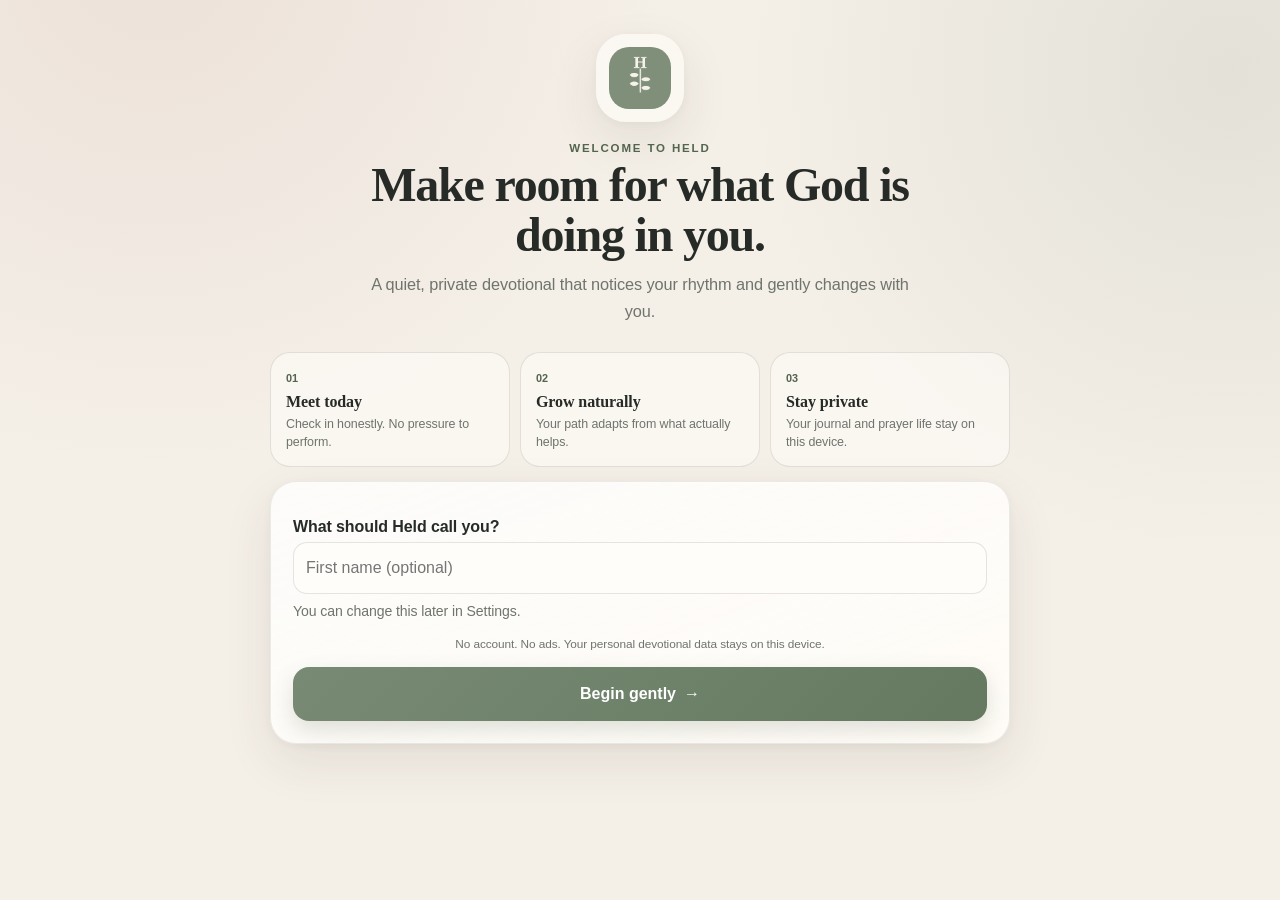
<file: index.html>
<!doctype html>
<html lang="en">
<head>
  <meta charset="utf-8" />
  <meta name="viewport" content="width=device-width,initial-scale=1,viewport-fit=cover" />
  <meta name="theme-color" content="#f4efe7" />
  <meta name="color-scheme" content="light dark" />
  <meta name="application-name" content="Held" />
  <meta name="mobile-web-app-capable" content="yes" />
  <meta name="apple-mobile-web-app-capable" content="yes" />
  <meta name="apple-mobile-web-app-status-bar-style" content="default" />
  <meta name="apple-mobile-web-app-title" content="Held" />
  <meta name="format-detection" content="telephone=no" />
  <meta name="description" content="Held — Scripture that meets you where you are. A private, adaptive devotional that works offline." />
  <link rel="manifest" href="manifest.webmanifest?v=1.7.2" />
  <link rel="apple-touch-icon" href="icons/apple-touch-icon.png?v=1.7.2" />
  <link rel="icon" href="icons/icon-192.png?v=1.7.2" type="image/png" />
  <link rel="stylesheet" href="styles.css?v=1.7.2" />
  <link rel="stylesheet" href="polish.css?v=1.7.2" />
  <link rel="stylesheet" href="onboarding-fix.css?v=1.7.2" />
  <link rel="stylesheet" href="journeys.css?v=1.7.2" />
  <link rel="stylesheet" href="growth.css?v=1.7.2" />
  <link rel="stylesheet" href="memories.css?v=1.7.2" />
  <link rel="stylesheet" href="mobile-fix.css?v=1.7.2-mobile" />
  <title>Held</title>
</head>
<body>
  <div id="app"><div style="min-height:100vh;display:grid;place-items:center;padding:32px;background:#f4efe7;color:#334037;font-family:Georgia,serif;text-align:center"><div><div style="font-size:38px;margin-bottom:12px">Held</div><p style="font-family:-apple-system,BlinkMacSystemFont,'Segoe UI',sans-serif;color:#657066">Loading your devotional…</p><p style="margin-top:22px;font-family:-apple-system,BlinkMacSystemFont,'Segoe UI',sans-serif;font-size:14px"><a href="recovery.html?v=1.7.2" style="color:#5f725e">If this stays here, tap Repair Held</a></p></div></div></div>
  <noscript>Held needs JavaScript enabled.</noscript>
  <script src="preflight.js?v=1.7.2"></script>
  <script src="app.js?v=1.7.2"></script>
  <script src="content.js?v=1.7.2"></script>
  <script src="polish.js?v=1.7.2"></script>
  <script src="onboarding-fix.js?v=1.7.2"></script>
  <script src="scripture.js?v=1.7.2"></script>
  <script src="journeys.js?v=1.7.2"></script>
  <script src="journey-translation.js?v=1.7.2"></script>
  <script src="growth.js?v=1.7.2"></script>
  <script src="memory-sources.js?v=1.7.2"></script>
  <script src="memories-core.js?v=1.7.2"></script>
  <script src="memory-today.js?v=1.7.2"></script>
  <script src="memory-actions.js?v=1.7.2"></script>
  <script src="memory-journey.js?v=1.7.2"></script>
  <script src="memory-settings.js?v=1.7.2"></script>
  <script src="stability.js?v=1.7.2"></script>
  <script src="content-polish.js?v=1.7.2"></script>
  <script src="checkin-fix.js?v=1.7.2"></script>
  <script src="journey-fix.js?v=1.7.2"></script>
  <!-- Held v1.7.2 mobile hotfix -->
</body>
</html>
</file>
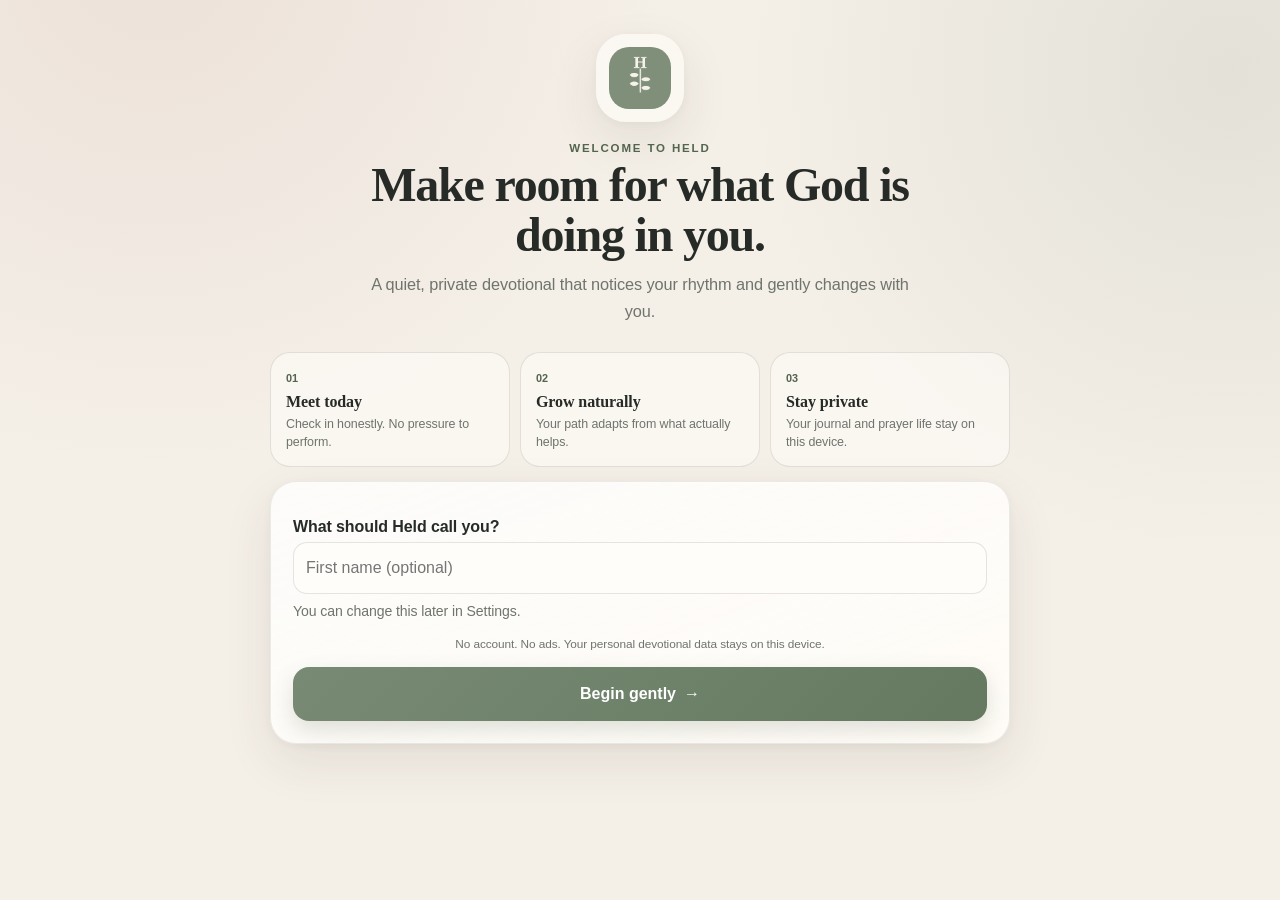
<file: recovery.html>
<!doctype html>
<html lang="en">
<head>
  <meta charset="utf-8" />
  <meta name="viewport" content="width=device-width,initial-scale=1,viewport-fit=cover" />
  <meta name="theme-color" content="#f4efe7" />
  <title>Repair Held</title>
  <style>
    :root{color-scheme:light;background:#f4efe7;color:#334037;font-family:-apple-system,BlinkMacSystemFont,"Segoe UI",sans-serif}
    body{margin:0;min-height:100vh;display:grid;place-items:center;padding:24px;box-sizing:border-box}
    main{width:min(520px,100%);background:#fffaf3;border:1px solid #ddd4c8;border-radius:24px;padding:28px;box-sizing:border-box;box-shadow:0 18px 60px rgba(40,52,43,.09)}
    h1{font-family:Georgia,serif;font-weight:500;margin:0 0 12px;font-size:34px}p{line-height:1.55;color:#657066}.status{margin:22px 0;padding:14px 16px;border-radius:14px;background:#edf0e9;color:#435346}.btn{display:block;width:100%;border:0;border-radius:14px;padding:14px 18px;background:#6f826d;color:white;font-weight:700;font-size:16px}.small{font-size:13px}
  </style>
</head>
<body>
<main>
  <h1>Repair Held</h1>
  <p>This refreshes Held's app files without deleting your journal, prayers, progress, saved devotionals, or personalization.</p>
  <div class="status" id="status">Preparing a clean restart…</div>
  <button class="btn" id="repair" type="button">Repair and reopen Held</button>
  <p class="small">Only Held's cached app files and service worker are reset. Your local Held data is preserved.</p>
</main>
<script>
(async()=>{
  const status=document.getElementById('status');
  const button=document.getElementById('repair');
  const repair=async()=>{
    button.disabled=true;
    status.textContent='Refreshing Held…';
    try{
      if('serviceWorker' in navigator){
        const registrations=await navigator.serviceWorker.getRegistrations();
        await Promise.all(registrations.filter(r=>r.scope.includes('/held-devotional-app/')).map(r=>r.unregister()));
      }
      if('caches' in window){
        const keys=await caches.keys();
        await Promise.all(keys.filter(k=>k.startsWith('held-')).map(k=>caches.delete(k)));
      }
      status.textContent='Held is refreshed. Reopening now…';
      setTimeout(()=>location.replace('./?v=1.7.2&recovered='+Date.now()),350);
    }catch(error){
      status.textContent='The automatic repair could not finish. Close Held completely, reopen this page in Safari, and tap Repair again.';
      button.disabled=false;
    }
  };
  button.addEventListener('click',repair);
  await repair();
})();
</script>
</body>
</html>
</file>
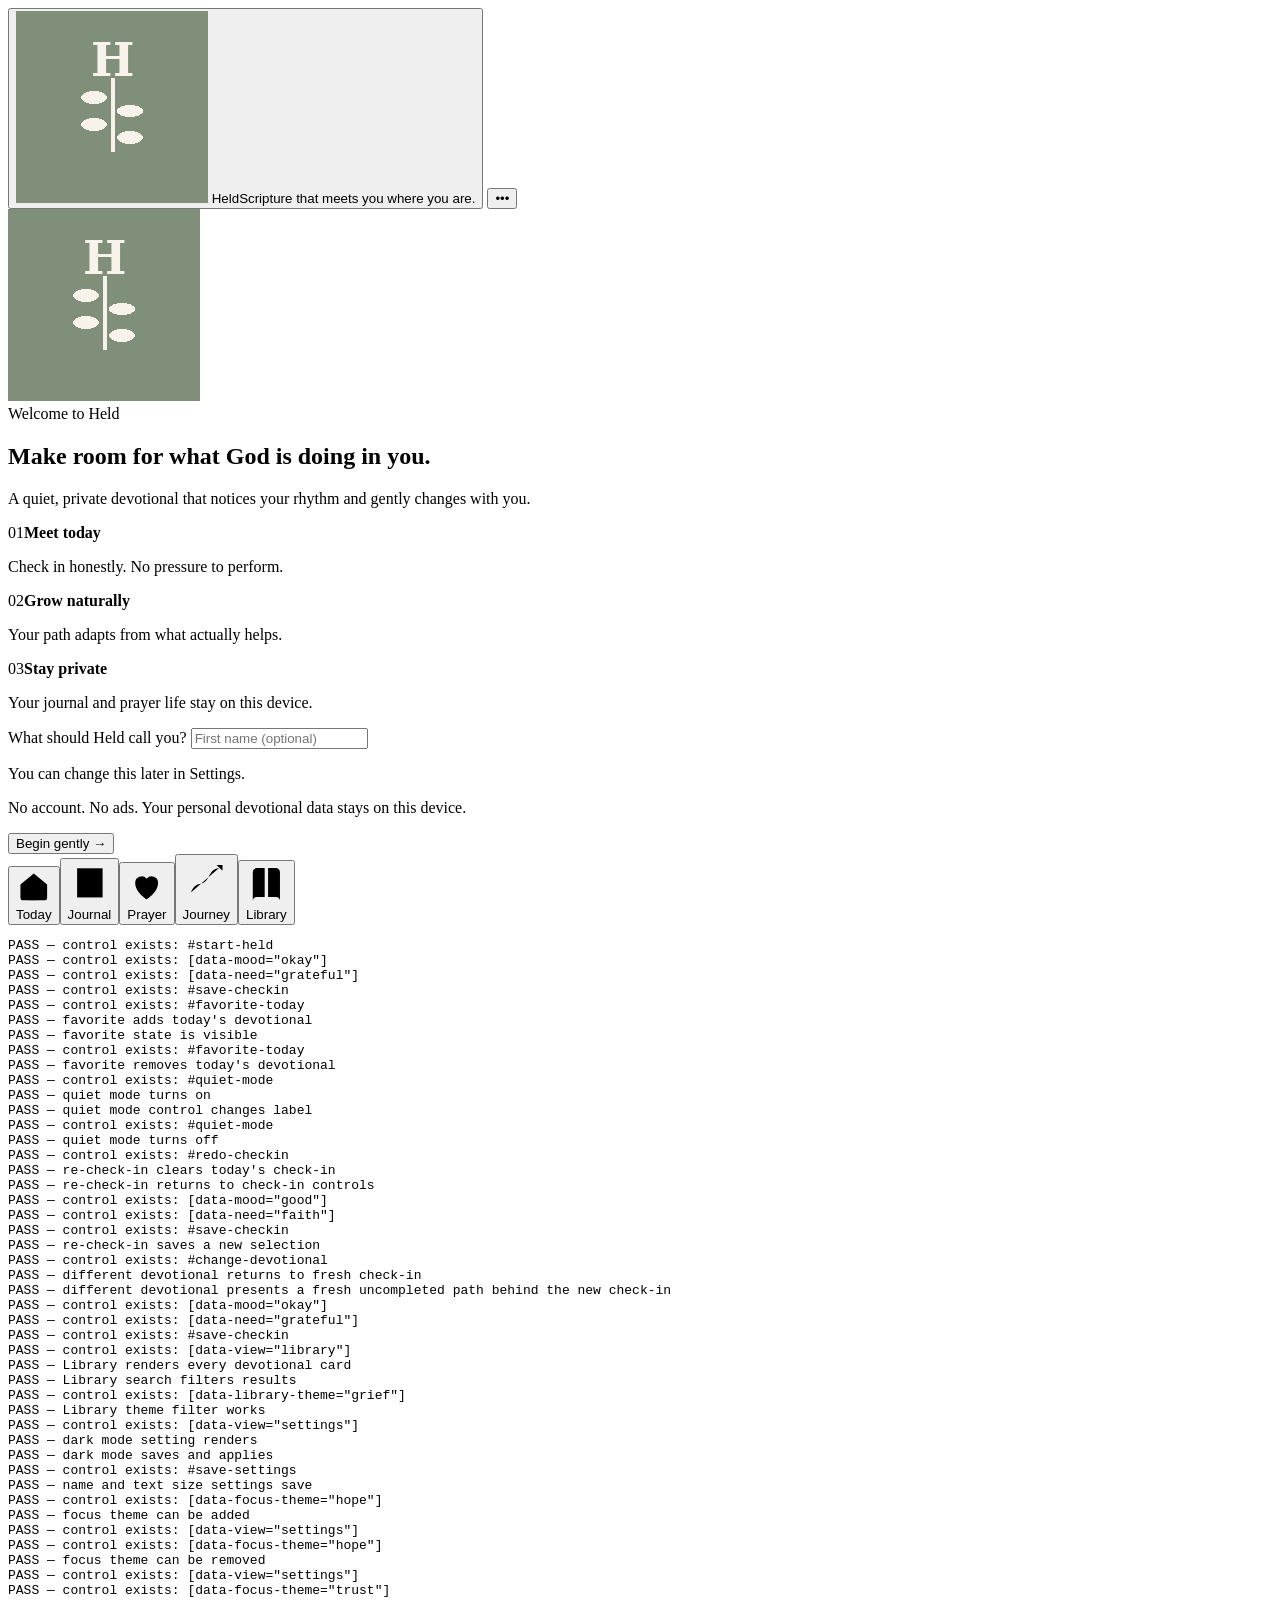
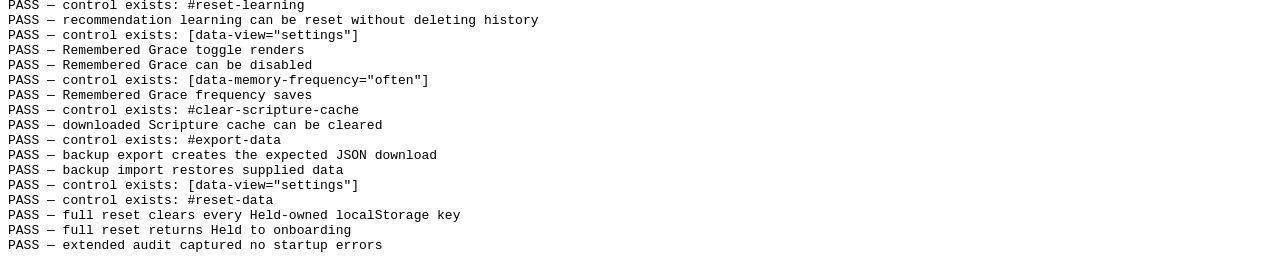
<file: .github/tests/extended.html>
<!doctype html>
<html lang="en">
<head>
  <meta charset="utf-8">
  <meta name="viewport" content="width=device-width,initial-scale=1">
  <base href="/">
  <title>Held Extended Audit</title>
  <script>
    localStorage.clear();
    window.confirm=()=>true;
    window.alert=message=>{ window.__auditAlert=String(message||""); };
    try { if (navigator.serviceWorker) navigator.serviceWorker.register = () => Promise.resolve({}); } catch {}
    const realFetch=window.fetch.bind(window);
    window.fetch=(input,init)=>{
      const url=String(input?.url||input||"");
      if(url.includes("bible-api.com")) return Promise.reject(new Error("Offline extended audit"));
      return realFetch(input,init);
    };
    window.__downloadedBackup="";
    const realAnchorClick=HTMLAnchorElement.prototype.click;
    HTMLAnchorElement.prototype.click=function(){
      if(this.download){ window.__downloadedBackup=this.download; return; }
      return realAnchorClick.call(this);
    };
  </script>
</head>
<body>
  <div id="app"></div>
  <script src="preflight.js"></script><script src="app.js"></script><script src="content.js"></script><script src="polish.js"></script><script src="onboarding-fix.js"></script><script src="scripture.js"></script><script src="journeys.js"></script><script src="journey-translation.js"></script><script src="growth.js"></script><script src="memory-sources.js"></script><script src="memories-core.js"></script><script src="memory-today.js"></script><script src="memory-actions.js"></script><script src="memory-journey.js"></script><script src="memory-settings.js"></script><script src="stability.js"></script><script src="content-polish.js"></script><script src="checkin-fix.js"></script><script src="journey-fix.js"></script>
  <script>
    (async()=>{
      const results=[];
      const tick=(ms=2)=>new Promise(r=>setTimeout(r,ms));
      const assert=(ok,label)=>{ if(!ok) throw new Error(label); results.push(`PASS — ${label}`); };
      const click=async selector=>{ const el=document.querySelector(selector); assert(!!el,`control exists: ${selector}`); el.click(); await tick(); return el; };
      const change=async(el)=>{ el.dispatchEvent(new Event("change",{bubbles:true})); await tick(); };
      try{
        await tick();
        const name=document.querySelector("#onboard-name"); name.value="Extended"; await click("#start-held");
        await click('[data-mood="okay"]'); await click('[data-need="grateful"]'); await click("#save-checkin");
        const firstId=currentEntry().devotionalId;

        await click("#favorite-today");
        assert(state.favorites.includes(firstId),"favorite adds today's devotional");
        assert(document.querySelector("#favorite-today")?.textContent.includes("Saved"),"favorite state is visible");
        await click("#favorite-today");
        assert(!state.favorites.includes(firstId),"favorite removes today's devotional");

        await click("#quiet-mode");
        assert(document.body.classList.contains("quiet-mode"),"quiet mode turns on");
        assert(document.querySelector("#quiet-mode")?.textContent.includes("Exit"),"quiet mode control changes label");
        await click("#quiet-mode");
        assert(!document.body.classList.contains("quiet-mode"),"quiet mode turns off");

        await click("#redo-checkin");
        assert(state.checkin===null,"re-check-in clears today's check-in");
        assert(!!document.querySelector("#save-checkin"),"re-check-in returns to check-in controls");
        await click('[data-mood="good"]'); await click('[data-need="faith"]'); await click("#save-checkin");
        assert(state.checkin?.mood==="good"&&state.checkin?.needs?.includes("faith"),"re-check-in saves a new selection");

        await click("#change-devotional");
        assert(state.checkin===null,"different devotional returns to fresh check-in");
        assert(!!document.querySelector("#save-checkin")&&currentEntry()&&!currentEntry().completed,"different devotional presents a fresh uncompleted path behind the new check-in");
        await click('[data-mood="okay"]'); await click('[data-need="grateful"]'); await click("#save-checkin");

        await click('[data-view="library"]');
        const cards=[...document.querySelectorAll("#library-grid .library-card")];
        assert(cards.length===DEVOTIONALS.length,"Library renders every devotional card");
        const search=document.querySelector("#library-search");
        search.value="peace"; search.dispatchEvent(new Event("input",{bubbles:true})); await tick();
        const visibleAfterSearch=cards.filter(c=>!c.hidden);
        assert(visibleAfterSearch.length>0&&visibleAfterSearch.length<cards.length,"Library search filters results");
        search.value=""; search.dispatchEvent(new Event("input",{bubbles:true})); await tick();
        await click('[data-library-theme="grief"]');
        const visibleGrief=cards.filter(c=>!c.hidden);
        assert(visibleGrief.length>0&&visibleGrief.every(c=>c.dataset.cardTheme==="grief"),"Library theme filter works");

        await click('[data-view="settings"]'); await tick(); await tick();
        const dark=document.querySelector("#dark-mode"); assert(!!dark,"dark mode setting renders");
        dark.checked=true; await change(dark);
        assert(state.profile.dark===true&&document.body.classList.contains("dark"),"dark mode saves and applies");

        const textScale=document.querySelector("#text-scale");
        textScale.value="1.1";
        const settingsName=document.querySelector("#settings-name"); settingsName.value="Extended Two";
        await click("#save-settings");
        assert(state.profile.name==="Extended Two"&&Number(state.profile.textScale)===1.1,"name and text size settings save");

        await click('[data-focus-theme="hope"]');
        assert(state.profile.focusThemes.includes("hope"),"focus theme can be added");
        await click('[data-view="settings"]'); await tick(); await tick();
        await click('[data-focus-theme="hope"]');
        assert(!state.profile.focusThemes.includes("hope"),"focus theme can be removed");
        await click('[data-view="settings"]'); await tick(); await tick();
        await click('[data-focus-theme="trust"]');
        state.themeWeights={peace:5}; save(); render(); await tick(); await tick();
        await click("#reset-learning");
        assert(Object.keys(state.themeWeights).length===0&&!state.profile.focusThemes.length&&state.profile.learningSince===todayKey(),"recommendation learning can be reset without deleting history");

        await click('[data-view="settings"]'); await tick(); await tick();
        const memoryToggle=document.querySelector("#memory-enabled"); assert(!!memoryToggle,"Remembered Grace toggle renders");
        memoryToggle.checked=false; await change(memoryToggle);
        assert(state.memories.enabled===false,"Remembered Grace can be disabled");
        await click('[data-memory-frequency="often"]');
        assert(state.memories.frequency==="often","Remembered Grace frequency saves");

        localStorage.setItem("heldScriptureWEBv1",JSON.stringify({"Psalm 23":{"text":"cached"}}));
        await click("#clear-scripture-cache");
        assert(!localStorage.getItem("heldScriptureWEBv1"),"downloaded Scripture cache can be cleared");

        await click("#export-data");
        assert(/^held-backup-\d{4}-\d{2}-\d{2}\.json$/.test(window.__downloadedBackup),"backup export creates the expected JSON download");

        const beforeImportJournal=state.journal.length;
        const backup={...JSON.parse(JSON.stringify(state)),profile:{...state.profile,name:"Imported Name"},journal:[...state.journal,{id:"import-audit",date:todayKey(),text:"Imported journal"}]};
        const file=new File([JSON.stringify(backup)],"held-test.json",{type:"application/json"});
        const input=document.querySelector("#import-data");
        const transfer=new DataTransfer(); transfer.items.add(file); input.files=transfer.files; await change(input); await tick();
        assert(state.profile.name==="Imported Name"&&state.journal.length===beforeImportJournal+1&&state.journal.some(j=>j.id==="import-audit"),"backup import restores supplied data");

        await click('[data-view="settings"]'); await tick(); await tick();
        localStorage.setItem("heldDiagnosticsV1",JSON.stringify([{message:"test"}]));
        localStorage.setItem("heldExtraAuditKey","remove-me");
        await click("#reset-data"); await tick();
        assert(!Object.keys(localStorage).some(k=>k.startsWith("held")),"full reset clears every Held-owned localStorage key");
        assert(!state.profile.started&&!!document.querySelector("#start-held"),"full reset returns Held to onboarding");

        assert(!(window.__heldBootErrors||[]).length,"extended audit captured no startup errors");
        document.body.dataset.auditStatus="pass";
        const pre=document.createElement("pre"); pre.id="audit-results"; pre.textContent=results.join("\n"); document.body.appendChild(pre);
      }catch(error){
        document.body.dataset.auditStatus="fail";
        const pre=document.createElement("pre"); pre.id="audit-results"; pre.textContent=`FAIL — ${error.message}\n${results.join("\n")}`; document.body.appendChild(pre);
        console.error(error);
      }
    })();
  </script>
</body>
</html>
</file>
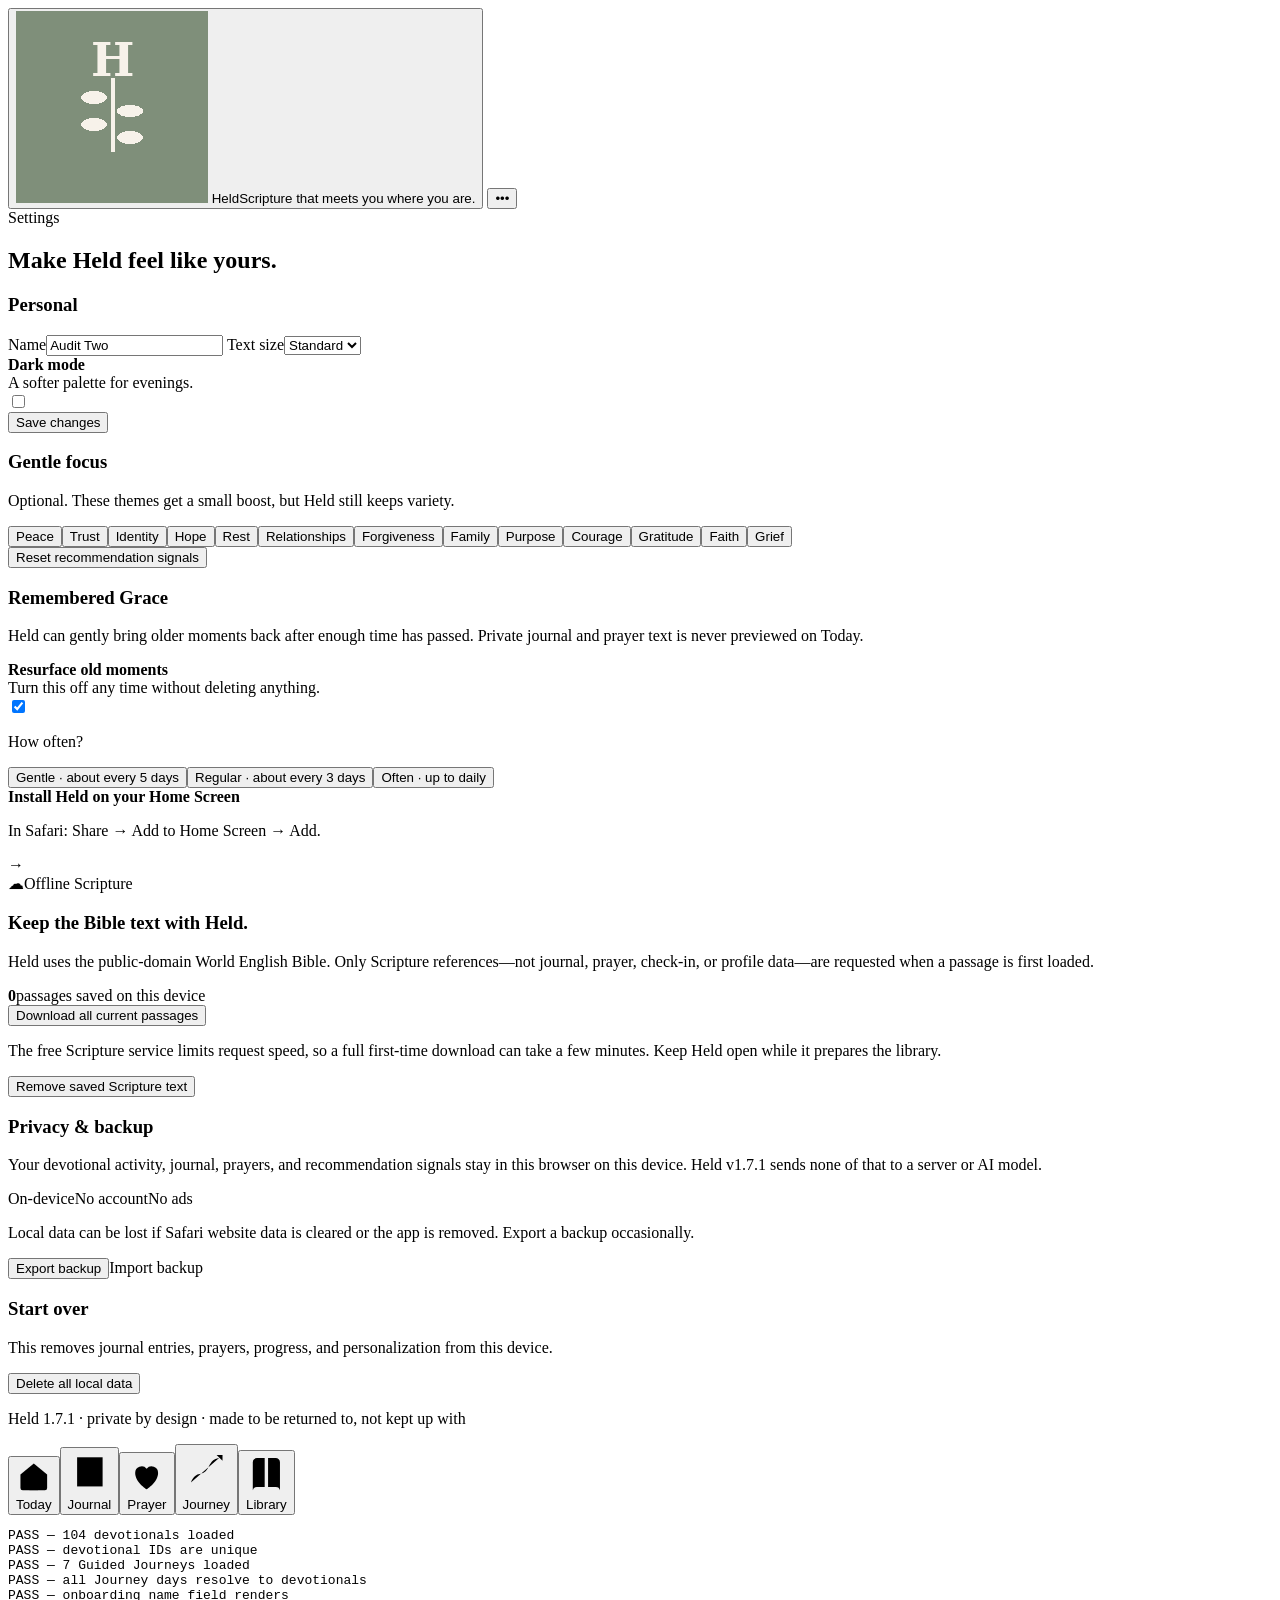
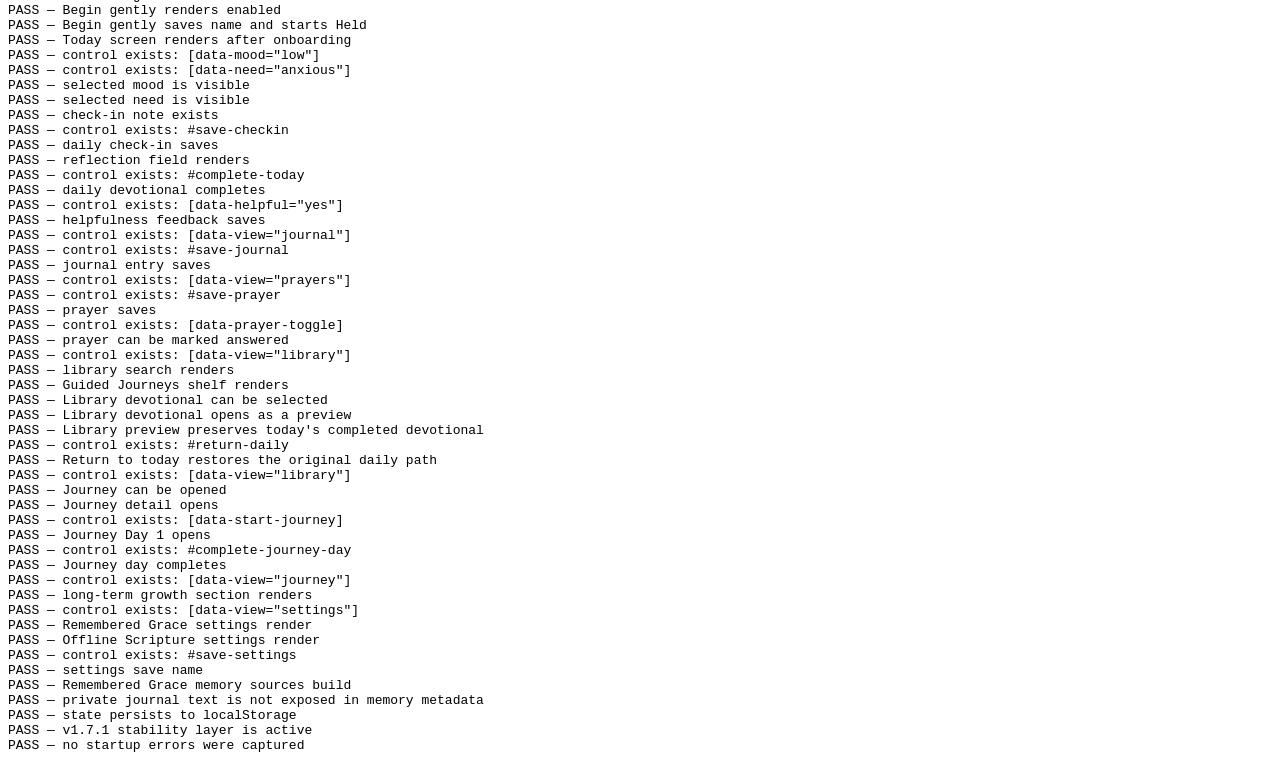
<file: .github/tests/smoke.html>
<!doctype html>
<html lang="en">
<head>
  <meta charset="utf-8">
  <meta name="viewport" content="width=device-width,initial-scale=1">
  <base href="/">
  <title>Held Smoke Audit</title>
  <script>
    localStorage.clear();
    try { if (navigator.serviceWorker) navigator.serviceWorker.register = () => Promise.resolve({}); } catch {}
    const realFetch=window.fetch.bind(window);
    window.fetch=(input,init)=>{
      const url=String(input?.url||input||"");
      if(url.includes("bible-api.com")) return Promise.reject(new Error("Offline smoke test"));
      return realFetch(input,init);
    };
  </script>
</head>
<body>
  <div id="app"></div>
  <script src="preflight.js"></script><script src="app.js"></script><script src="content.js"></script><script src="polish.js"></script><script src="onboarding-fix.js"></script><script src="scripture.js"></script><script src="journeys.js"></script><script src="journey-translation.js"></script><script src="growth.js"></script><script src="memory-sources.js"></script><script src="memories-core.js"></script><script src="memory-today.js"></script><script src="memory-actions.js"></script><script src="memory-journey.js"></script><script src="memory-settings.js"></script><script src="stability.js"></script><script src="content-polish.js"></script><script src="checkin-fix.js"></script><script src="journey-fix.js"></script>
  <script>
    (async()=>{
      const results=[];
      const tick=()=>new Promise(r=>setTimeout(r,1));
      const assert=(ok,label)=>{if(!ok)throw new Error(label);results.push(`PASS — ${label}`);};
      const click=async selector=>{const el=document.querySelector(selector);assert(!!el,`control exists: ${selector}`);el.click();await tick();return el;};
      try{
        await tick();
        assert(DEVOTIONALS.length===104,"104 devotionals loaded");
        assert(new Set(DEVOTIONALS.map(d=>d.id)).size===104,"devotional IDs are unique");
        assert(Array.isArray(window.HELD_JOURNEYS)&&window.HELD_JOURNEYS.length===7,"7 Guided Journeys loaded");
        assert(window.HELD_JOURNEYS.every(j=>j.days.every(id=>DEVOTIONALS.some(d=>d.id===id))),"all Journey days resolve to devotionals");
        const name=document.querySelector("#onboard-name"),begin=document.querySelector("#start-held");
        assert(!!name,"onboarding name field renders");assert(!!begin&&!begin.disabled,"Begin gently renders enabled");
        name.value="Audit";begin.click();await tick();
        assert(state.profile.name==="Audit"&&!!state.profile.started,"Begin gently saves name and starts Held");
        assert(!!document.querySelector(".today-page"),"Today screen renders after onboarding");
        await click('[data-mood="low"]');await click('[data-need="anxious"]');
        assert(document.querySelector('[data-mood="low"]')?.classList.contains("selected"),"selected mood is visible");
        assert(document.querySelector('[data-need="anxious"]')?.classList.contains("selected"),"selected need is visible");
        const note=document.querySelector("#checkin-note");assert(!!note,"check-in note exists");note.value="I am worried about tomorrow";
        await click("#save-checkin");
        if(!(state.checkin?.date===todayKey()&&state.checkin?.mood==="low"&&Array.isArray(state.checkin?.needs)&&state.checkin.needs.includes("anxious"))) throw new Error(`daily check-in saves; got ${JSON.stringify(state.checkin)}`);
        results.push("PASS — daily check-in saves");
        const reflection=document.querySelector("#reflection");assert(!!reflection,"reflection field renders");reflection.value="I can release what I cannot control.";reflection.dispatchEvent(new Event("input",{bubbles:true}));
        await click("#complete-today");assert(currentEntry().completed===true,"daily devotional completes");await click('[data-helpful="yes"]');assert(currentEntry().helpful==="yes","helpfulness feedback saves");const dailyId=currentEntry().devotionalId;
        await click('[data-view="journal"]');const journal=document.querySelector("#journal-text");journal.value="A test journal entry";await click("#save-journal");assert(state.journal.some(j=>j.text==="A test journal entry"),"journal entry saves");
        await click('[data-view="prayers"]');const prayer=document.querySelector("#prayer-text");prayer.value="A test prayer";await click("#save-prayer");assert(state.prayers.some(p=>p.text==="A test prayer"),"prayer saves");await click("[data-prayer-toggle]");assert(state.prayers.some(p=>p.text==="A test prayer"&&p.answered),"prayer can be marked answered");
        await click('[data-view="library"]');assert(!!document.querySelector("#library-search"),"library search renders");assert(!!document.querySelector(".journeys-shelf"),"Guided Journeys shelf renders");const libraryOpen=[...document.querySelectorAll("[data-open-devotional]")].find(b=>b.dataset.openDevotional!==dailyId);assert(!!libraryOpen,"Library devotional can be selected");libraryOpen.click();await tick();assert(!!document.querySelector(".library-preview-page"),"Library devotional opens as a preview");assert(currentEntry().devotionalId===dailyId&&currentEntry().completed===true,"Library preview preserves today's completed devotional");await click("#return-daily");assert(currentEntry().devotionalId===dailyId,"Return to today restores the original daily path");
        await click('[data-view="library"]');const journeyButton=document.querySelector("[data-open-journey]");assert(!!journeyButton,"Journey can be opened");journeyButton.click();await tick();assert(!!document.querySelector(".journey-detail"),"Journey detail opens");await click("[data-start-journey]");assert(!!document.querySelector(".journey-reading"),"Journey Day 1 opens");const journeyId=state.journeys.screen?.id;await click("#complete-journey-day");if(!(state.journeys.progress[journeyId]?.completed||[]).includes(1))throw new Error(`Journey day completes; got ${JSON.stringify(state.journeys.progress[journeyId])}`);results.push("PASS — Journey day completes");
        await click('[data-view="journey"]');await tick();await tick();assert(!!document.querySelector("#growth-journey-section"),"long-term growth section renders");
        await click('[data-view="settings"]');await tick();await tick();assert(!!document.querySelector("#memory-settings-card"),"Remembered Grace settings render");assert(!!document.querySelector("#scripture-offline-card"),"Offline Scripture settings render");const settingsName=document.querySelector("#settings-name");settingsName.value="Audit Two";await click("#save-settings");assert(state.profile.name==="Audit Two","settings save name");
        const old="2025-01-10";state.history.push({date:old,devotionalId:"peace-1",theme:"peace",completed:true,mood:"okay",needs:[],reflection:"",helpful:"yes"});state.journal.push({id:"audit-old-journal",date:old,text:"Private old words"});state.prayers.push({id:"audit-old-prayer",date:old,text:"Private old prayer",answered:true,answeredDate:"2025-02-10"});save();const memories=window.heldMemorySources();assert(memories.some(m=>m.type==="devotional")&&memories.some(m=>m.type==="journal")&&memories.some(m=>m.type==="prayer"),"Remembered Grace memory sources build");const privateMemory=memories.find(m=>m.type==="journal");assert(privateMemory.private===true&&!privateMemory.detail.includes("Private old words"),"private journal text is not exposed in memory metadata");
        const stored=JSON.parse(localStorage.getItem("heldStateV1")||"{}");assert(stored.profile?.name==="Audit Two","state persists to localStorage");assert(document.documentElement.dataset.heldVersion==="1.7.1","v1.7.1 stability layer is active");assert(!(window.__heldBootErrors||[]).length,"no startup errors were captured");
        document.body.dataset.auditStatus="pass";const pre=document.createElement("pre");pre.id="audit-results";pre.textContent=results.join("\n");document.body.appendChild(pre);
      }catch(error){document.body.dataset.auditStatus="fail";const pre=document.createElement("pre");pre.id="audit-results";pre.textContent=`FAIL — ${error.message}\n${results.join("\n")}`;document.body.appendChild(pre);console.error(error);}
    })();
  </script>
</body>
</html>
</file>
<file: styles.css>
:root{
  --bg:#f7f2ea;
  --card:#fffaf3;
  --card2:#f0eadf;
  --ink:#2d312c;
  --muted:#6d736a;
  --sage:#7f8f7a;
  --sage-dark:#5f6f5a;
  --rose:#caa29b;
  --gold:#c29a5b;
  --line:#ded5c8;
  --shadow:0 12px 35px rgba(55,50,42,.10);
  --radius:22px;
  --text-scale:1;
}
*{box-sizing:border-box}
html,body{margin:0;min-height:100%;background:var(--bg);color:var(--ink);font-family:-apple-system,BlinkMacSystemFont,"Segoe UI",sans-serif;font-size:calc(16px * var(--text-scale));}
body{padding-bottom:calc(86px + env(safe-area-inset-bottom));}
button,input,textarea,select{font:inherit}
button{cursor:pointer}
a{color:var(--sage-dark)}
.app-shell{max-width:760px;margin:0 auto;padding:0 18px}
.topbar{position:sticky;top:0;z-index:10;background:linear-gradient(to bottom,rgba(247,242,234,.98),rgba(247,242,234,.90),rgba(247,242,234,0));padding:calc(16px + env(safe-area-inset-top)) 18px 22px;margin:0 -18px}
.brand-row{display:flex;align-items:center;justify-content:space-between;gap:12px}
.brand{font-family:Georgia,"Times New Roman",serif;font-weight:600;font-size:2rem;letter-spacing:.02em}
.tagline{color:var(--muted);font-size:.9rem;margin-top:2px}
.icon-btn{border:1px solid var(--line);background:var(--card);border-radius:999px;padding:10px 13px;color:var(--ink)}
.hero{padding:6px 0 8px}
.eyebrow{font-size:.78rem;letter-spacing:.12em;text-transform:uppercase;color:var(--sage-dark);font-weight:700}
h1,h2,h3{font-family:Georgia,"Times New Roman",serif;line-height:1.15;margin:.35em 0}
h1{font-size:2.1rem} h2{font-size:1.55rem} h3{font-size:1.18rem}
p{line-height:1.65}
.card{background:var(--card);border:1px solid var(--line);border-radius:var(--radius);box-shadow:var(--shadow);padding:20px;margin:14px 0}
.card.soft{background:var(--card2);box-shadow:none}
.scripture{border-left:4px solid var(--sage);padding-left:16px}
.muted{color:var(--muted)}
.small{font-size:.88rem}
.center{text-align:center}
.chips{display:flex;flex-wrap:wrap;gap:8px;margin:10px 0}
.chip{border:1px solid var(--line);background:#fff;border-radius:999px;padding:9px 12px;color:var(--ink)}
.chip.selected{background:var(--sage);color:white;border-color:var(--sage)}
.btn{border:none;border-radius:14px;padding:13px 16px;font-weight:700;background:var(--sage);color:white;display:inline-flex;align-items:center;justify-content:center;gap:8px}
.btn.secondary{background:var(--card2);color:var(--ink);border:1px solid var(--line)}
.btn.rose{background:var(--rose)}
.btn.gold{background:var(--gold)}
.btn.danger{background:#9b5b58}
.btn.full{width:100%}
.btn-row{display:flex;flex-wrap:wrap;gap:10px;margin-top:12px}
label{display:block;font-weight:700;margin:14px 0 6px}
textarea,input,select{width:100%;border:1px solid var(--line);border-radius:14px;background:#fffdf9;padding:12px;color:var(--ink)}
textarea{min-height:110px;resize:vertical;line-height:1.5}
.section-title{display:flex;align-items:end;justify-content:space-between;gap:12px;margin-top:18px}
.progress{height:10px;background:#e6dfd6;border-radius:999px;overflow:hidden}
.progress > span{display:block;height:100%;background:var(--sage);border-radius:999px}
.metric-grid{display:grid;grid-template-columns:repeat(3,1fr);gap:10px}
.metric{background:var(--card);border:1px solid var(--line);border-radius:18px;padding:16px;text-align:center}
.metric strong{font-family:Georgia,serif;font-size:1.6rem;display:block}
.notice{background:#eef1eb;border:1px solid #d8dfd3;border-radius:16px;padding:14px;margin:12px 0}
.bottom-nav{position:fixed;left:0;right:0;bottom:0;z-index:20;background:rgba(255,250,243,.96);border-top:1px solid var(--line);padding:8px 8px calc(8px + env(safe-area-inset-bottom));display:flex;justify-content:center;backdrop-filter:blur(12px)}
.bottom-inner{max-width:760px;width:100%;display:grid;grid-template-columns:repeat(5,1fr)}
.nav-btn{border:none;background:transparent;color:var(--muted);padding:8px 4px;border-radius:12px;font-size:.74rem;display:flex;flex-direction:column;gap:3px;align-items:center}
.nav-btn .emoji{font-size:1.25rem}
.nav-btn.active{color:var(--sage-dark);background:#eef1eb;font-weight:700}
.list-item{display:flex;gap:12px;align-items:flex-start;padding:14px 0;border-bottom:1px solid var(--line)}
.list-item:last-child{border-bottom:none}
.badge{display:inline-block;border-radius:999px;background:#eef1eb;color:var(--sage-dark);padding:5px 8px;font-size:.75rem;font-weight:700}
.quote{font-family:Georgia,serif;font-size:1.18rem;line-height:1.55}
hr{border:none;border-top:1px solid var(--line);margin:20px 0}
.toggle{display:flex;align-items:center;justify-content:space-between;gap:12px}
input[type="checkbox"]{width:22px;height:22px}
details{border-top:1px solid var(--line);padding:12px 0}
summary{font-weight:700;cursor:pointer}
.install-tip{border:1px dashed var(--sage);padding:14px;border-radius:16px;background:#f2f5f0}
.empty{padding:24px;text-align:center;color:var(--muted)}
.theme-bar{display:flex;align-items:center;gap:8px;margin:8px 0}
.theme-bar .name{width:110px;font-size:.86rem}
.theme-bar .bar{height:8px;background:#e9e1d7;border-radius:99px;flex:1;overflow:hidden}
.theme-bar .bar span{display:block;height:100%;background:var(--rose)}
.toast{position:fixed;left:50%;bottom:100px;transform:translateX(-50%);background:#2f352f;color:white;padding:10px 14px;border-radius:999px;z-index:30;opacity:0;transition:.25s;pointer-events:none}
.toast.show{opacity:1}
@media (max-width:520px){
  .metric-grid{grid-template-columns:repeat(3,1fr)}
  h1{font-size:1.85rem}
  .card{padding:17px}
}
</file>
<file: polish.css>
/* Held v1.2 — premium visual system */
:root{
  --bg:#f4efe7;
  --card:#fffdf9;
  --card2:#eee7dc;
  --ink:#262b27;
  --muted:#6f746d;
  --sage:#788a73;
  --sage-dark:#53644f;
  --rose:#c69d95;
  --gold:#b98b4f;
  --line:rgba(73,78,69,.14);
  --shadow:0 18px 50px rgba(61,52,43,.09),0 2px 8px rgba(61,52,43,.04);
  --shadow-soft:0 8px 26px rgba(61,52,43,.07);
  --radius:26px;
  --text-scale:1;
  --accent:var(--sage);
}
html{scroll-behavior:smooth}
body{
  min-height:100vh;
  background:
    radial-gradient(circle at 12% -5%,rgba(202,162,155,.18),transparent 32rem),
    radial-gradient(circle at 96% 8%,rgba(127,143,122,.14),transparent 30rem),
    var(--bg);
  letter-spacing:-.006em;
}
body::before{content:"";position:fixed;inset:0;pointer-events:none;opacity:.22;background-image:url("data:image/svg+xml,%3Csvg xmlns='http://www.w3.org/2000/svg' width='96' height='96' viewBox='0 0 96 96'%3E%3Cfilter id='n'%3E%3CfeTurbulence type='fractalNoise' baseFrequency='.72' numOctaves='2' stitchTiles='stitch'/%3E%3C/filter%3E%3Crect width='100%25' height='100%25' filter='url(%23n)' opacity='.05'/%3E%3C/svg%3E");z-index:-1}
body[data-theme="hope"],body[data-theme="gratitude"]{--accent:#b58d50}
body[data-theme="identity"],body[data-theme="relationships"]{--accent:#aa7d77}
body[data-theme="grief"],body[data-theme="rest"]{--accent:#77818a}
body[data-theme="faith"],body[data-theme="trust"]{--accent:#6e806b}

.app-shell{max-width:780px;padding:0 20px}
.topbar{padding:calc(12px + env(safe-area-inset-top)) 20px 16px;margin:0 -20px;background:linear-gradient(to bottom,rgba(244,239,231,.94),rgba(244,239,231,.82),rgba(244,239,231,0));backdrop-filter:blur(14px);-webkit-backdrop-filter:blur(14px)}
.brand-row{align-items:center}
.brand-lockup{display:flex;align-items:center;gap:11px;border:0;background:transparent;padding:0;color:var(--ink);text-align:left}
.brand-mark{width:36px;height:36px;border-radius:11px;box-shadow:0 6px 16px rgba(60,70,56,.13)}
.brand-lockup>span{display:flex;flex-direction:column}
.brand{font-size:1.48rem;line-height:1;font-weight:600;letter-spacing:-.025em}
.tagline{font-size:.72rem;margin-top:4px;letter-spacing:.01em}
.icon-btn{min-width:42px;min-height:42px;background:rgba(255,253,249,.72);box-shadow:0 5px 18px rgba(61,52,43,.05);font-weight:800;letter-spacing:2px}

.hero{padding:18px 0 8px}
.premium-hero{padding-top:14px}
.page-hero{padding:24px 0 18px}
.eyebrow{font-size:.72rem;letter-spacing:.16em}
h1,h2,h3{letter-spacing:-.025em}
h1{font-size:clamp(2rem,6vw,3rem);line-height:1.04}
h2{font-size:clamp(1.65rem,5vw,2.15rem)}
h3{font-size:1.24rem}
.lede,.hero-whisper{color:var(--muted);font-size:1.02rem;line-height:1.6;margin:.45rem 0 0}
.hero-whisper{font-family:Georgia,"Times New Roman",serif;font-style:italic;font-size:.98rem}

.card,.devotional-card{border:1px solid rgba(89,84,76,.11);box-shadow:var(--shadow);background:linear-gradient(160deg,rgba(255,255,255,.78),rgba(255,252,247,.96));}
.card{border-radius:var(--radius);padding:22px}
.card-kicker{display:flex;align-items:center;gap:8px;color:var(--sage-dark);font-size:.73rem;font-weight:800;letter-spacing:.12em;text-transform:uppercase;margin-bottom:10px}
.mini-mark{display:grid;place-items:center;width:24px;height:24px;border-radius:8px;background:rgba(120,138,115,.12)}
.btn,.chip,.icon-btn,.nav-btn,.open-arrow,.text-btn,.feedback-grid button{transition:transform .18s ease,box-shadow .18s ease,background .18s ease,border-color .18s ease,color .18s ease}
.btn:active,.chip:active,.icon-btn:active,.nav-btn:active,.open-arrow:active,.feedback-grid button:active{transform:scale(.975)}
.btn{min-height:48px;border-radius:16px;padding:14px 18px}
.premium-cta{background:linear-gradient(135deg,var(--sage),#657961);box-shadow:0 9px 22px rgba(83,100,79,.19)}
.premium-cta:hover{box-shadow:0 12px 28px rgba(83,100,79,.24)}
.text-btn{border:0;background:transparent;color:var(--sage-dark);padding:9px 4px;font-weight:750}
.danger-text{color:#985753}
.chip{min-height:40px;background:rgba(255,253,249,.7);font-size:.88rem}
.chip.selected{box-shadow:inset 0 0 0 1px rgba(255,255,255,.18),0 5px 14px rgba(78,95,75,.12)}

.rhythm-strip{margin:14px 0 18px;padding:15px 16px;border:1px solid var(--line);border-radius:20px;background:rgba(255,253,249,.52);backdrop-filter:blur(10px)}
.rhythm-copy{display:flex;justify-content:space-between;align-items:center;gap:10px;font-size:.83rem}.rhythm-copy span{color:var(--muted)}
.rhythm-steps{display:grid;grid-template-columns:repeat(4,1fr);gap:6px;margin-top:12px}
.rhythm-steps span{font-size:.67rem;color:var(--muted);text-align:center}.rhythm-steps i{display:block;height:4px;border-radius:99px;background:rgba(82,93,80,.12);margin-bottom:7px}.rhythm-steps span.done i{background:var(--accent)}.rhythm-steps span.done{color:var(--ink)}

.checkin-card{padding:24px;margin:18px 0}
.mood-row{display:grid;grid-template-columns:repeat(5,1fr);gap:7px;margin:10px 0}.mood-chip{padding:10px 6px;font-size:.78rem}
.checkin-card textarea,.reflection-box,.prompt-card textarea,.prayer-entry textarea{background:rgba(255,255,255,.63);border-color:rgba(78,84,76,.13);box-shadow:inset 0 1px 2px rgba(58,52,45,.025)}
.insight-notice{display:grid;grid-template-columns:auto 1fr auto;gap:12px;align-items:start;border-radius:20px;padding:16px;background:rgba(120,138,115,.09);border-color:rgba(120,138,115,.17)}
.insight-notice p{margin:.25rem 0 0;font-size:.9rem;line-height:1.48;color:var(--muted)}
.insight-icon{width:34px;height:34px;display:grid;place-items:center;border-radius:11px;background:rgba(120,138,115,.14);color:var(--sage-dark)}

.devotional-card{position:relative;border-radius:30px;padding:26px;margin:20px 0;overflow:hidden}
.devotional-card::before{content:"";position:absolute;inset:0 auto auto 0;width:100%;height:5px;background:linear-gradient(90deg,var(--accent),transparent)}
.devotional-head{display:grid;grid-template-columns:auto 1fr auto;gap:14px;align-items:start}
.theme-emblem{width:46px;height:46px;border-radius:15px;display:grid;place-items:center;background:color-mix(in srgb,var(--accent) 12%,transparent);color:var(--accent);font-family:Georgia,serif;font-size:1.25rem}
.theme-line{margin:.25rem 0 0;color:var(--muted);font-size:.9rem}
.quiet-btn,.copy-ref{border:1px solid var(--line);background:rgba(255,255,255,.52);border-radius:999px;padding:8px 10px;color:var(--muted);font-size:.75rem;font-weight:700}
.premium-scripture{margin:24px 0;padding:18px 18px 16px;border-left:0;border-radius:18px;background:rgba(120,138,115,.075);display:grid;grid-template-columns:1fr auto;gap:5px 10px;align-items:center}
.scripture-label{grid-column:1/-1;color:var(--sage-dark);font-size:.68rem;text-transform:uppercase;letter-spacing:.14em;font-weight:800}
.premium-scripture strong{font-family:Georgia,serif;font-size:1.17rem}
.premium-scripture p{grid-column:1/-1;margin:.3rem 0 0;color:var(--muted);font-size:.86rem;line-height:1.5}
.devotional-body{font-family:Georgia,"Times New Roman",serif;font-size:1.1rem;line-height:1.78}.devotional-body p{line-height:inherit}
.why-card{border:1px solid var(--line);border-radius:16px;padding:0 14px;margin:18px 0;background:rgba(255,255,255,.34)}
.why-card summary{padding:13px 0;color:var(--sage-dark);font-size:.88rem}.why-card p{margin:0 0 14px;color:var(--muted);font-size:.88rem}
.section-divider{display:flex;align-items:center;gap:12px;margin:28px 0 14px;color:var(--muted);font-size:.72rem;text-transform:uppercase;letter-spacing:.15em;font-weight:800}.section-divider::before,.section-divider::after{content:"";height:1px;background:var(--line);flex:1}
.reflection-prompts{padding-left:1.35rem}.reflection-prompts li{padding-left:.3rem;margin:12px 0;line-height:1.55}
.reflection-box{min-height:148px;padding:16px;border-radius:18px}
.reflection-meta{display:flex;justify-content:space-between;gap:12px;color:var(--muted);font-size:.72rem;margin-top:7px}
.practice-grid{display:grid;grid-template-columns:1fr 1fr;gap:12px;margin:24px 0}
.practice-card{display:flex;gap:12px;padding:17px;border-radius:19px;background:rgba(185,139,79,.075);border:1px solid rgba(185,139,79,.12)}.practice-card p{margin:.35rem 0 0;line-height:1.55;font-size:.91rem}.practice-icon{width:30px;height:30px;display:grid;place-items:center;border-radius:10px;background:rgba(185,139,79,.12);color:var(--gold);flex:0 0 auto}
.prayer-card{background:rgba(120,138,115,.075);border-color:rgba(120,138,115,.12)}.prayer-card .practice-icon{background:rgba(120,138,115,.12);color:var(--sage-dark)}
.devotional-actions{margin-top:24px}.secondary-actions{display:flex;align-items:center;justify-content:space-between;gap:12px;margin-top:10px}.complete-state{background:linear-gradient(135deg,#6f806a,#60725c)}

.response-card{margin-top:16px}.feedback-grid{display:grid;grid-template-columns:repeat(3,1fr);gap:9px}.feedback-grid button{border:1px solid var(--line);background:rgba(255,255,255,.5);border-radius:16px;padding:12px;color:var(--ink)}.feedback-grid button span,.feedback-grid button small{display:block}.feedback-grid button span{font-weight:800}.feedback-grid button small{font-size:.7rem;color:var(--muted);margin-top:3px}.feedback-grid button.selected{border-color:var(--sage);background:rgba(120,138,115,.11)}

.prompt-card .prompt{font-family:Georgia,serif;font-size:1.25rem;line-height:1.5;margin:.4rem 0 14px}
.timeline-list,.prayer-list,.journey-timeline{display:grid;gap:11px}
.timeline-card,.prayer-item{background:rgba(255,253,249,.7);border:1px solid var(--line);border-radius:20px;padding:17px;box-shadow:var(--shadow-soft)}
.timeline-card time,.prayer-item time,.journey-row time{color:var(--muted);font-size:.75rem}
.timeline-card p,.prayer-item p{margin:.65rem 0 0;line-height:1.55}
.mini-tags,.privacy-badges{display:flex;flex-wrap:wrap;gap:6px;margin-top:8px}.mini-tags span,.privacy-badges span{border-radius:999px;padding:5px 8px;background:rgba(120,138,115,.09);color:var(--sage-dark);font-size:.68rem;font-weight:700}
.prayer-item.answered{opacity:.78;background:rgba(120,138,115,.065)}.prayer-top,.prayer-foot{display:flex;align-items:center;justify-content:space-between;gap:10px}.prayer-foot{margin-top:11px}

.premium-metrics{gap:9px}.premium-metrics .metric{border-radius:20px;background:rgba(255,253,249,.7);box-shadow:var(--shadow-soft)}.premium-metrics .metric span{font-size:.73rem;color:var(--muted)}
.weekly-card{background:linear-gradient(140deg,rgba(120,138,115,.12),rgba(255,253,249,.72))}
.section-title.compact{margin-top:0;align-items:center}.section-title.compact h3{margin:0}
.premium-bar{gap:10px;margin:13px 0}.theme-dot{width:26px;height:26px;border-radius:9px;background:rgba(120,138,115,.09);display:grid;place-items:center;color:var(--sage-dark)}
.premium-bar .bar{height:7px}.premium-bar .bar span{background:linear-gradient(90deg,var(--sage),var(--rose))}
.journey-row{display:grid;grid-template-columns:18px 1fr;gap:10px;align-items:start}.journey-dot{width:10px;height:10px;border-radius:50%;background:var(--line);margin-top:6px;box-shadow:0 0 0 4px rgba(255,253,249,.8)}.journey-dot.done{background:var(--sage)}.journey-row>div{display:grid;gap:2px;padding-bottom:14px;border-bottom:1px solid var(--line)}.journey-row strong{font-family:Georgia,serif}.journey-row span{color:var(--muted);font-size:.78rem}

.library-tools{position:sticky;top:70px;z-index:8;padding:10px 0 12px;background:linear-gradient(var(--bg) 70%,transparent)}
.search-wrap{display:flex;align-items:center;gap:8px;background:rgba(255,253,249,.86);border:1px solid var(--line);border-radius:17px;padding:0 13px;box-shadow:var(--shadow-soft);backdrop-filter:blur(10px)}.search-wrap input{border:0;background:transparent;padding:13px 2px;box-shadow:none}
.theme-filter{display:flex;gap:7px;overflow-x:auto;padding:10px 1px 2px;scrollbar-width:none}.theme-filter::-webkit-scrollbar{display:none}.theme-filter .chip{white-space:nowrap}
.library-grid,.saved-grid{display:grid;grid-template-columns:1fr 1fr;gap:11px}.library-card{display:grid;grid-template-columns:auto 1fr auto;gap:11px;align-items:center;border:1px solid var(--line);border-radius:20px;padding:15px;background:rgba(255,253,249,.7);box-shadow:var(--shadow-soft);min-width:0}.library-card[hidden]{display:none}.library-glyph{width:38px;height:38px;border-radius:12px;display:grid;place-items:center;background:rgba(120,138,115,.09);color:var(--sage-dark);font-family:Georgia,serif}.library-content{min-width:0}.library-content h3{font-size:1rem;margin:.2rem 0;white-space:nowrap;overflow:hidden;text-overflow:ellipsis}.library-content p{margin:0;color:var(--muted);font-size:.75rem}.open-arrow{width:36px;height:36px;border-radius:12px;border:1px solid var(--line);background:rgba(255,255,255,.48);color:var(--sage-dark)}

.settings-card h3{margin-top:0}.focus-chips{margin-bottom:12px}.premium-install{display:flex;align-items:center;justify-content:space-between;gap:14px;border-style:solid;margin:14px 0;padding:17px 18px}.premium-install p{margin:.25rem 0 0}.premium-install>span{font-size:1.3rem;color:var(--sage-dark)}
.import-label{display:inline-flex!important;margin:0!important}.danger-zone{box-shadow:none;background:rgba(155,91,88,.035)}
.premium-empty{border:1px dashed var(--line);border-radius:20px;background:rgba(255,253,249,.35)}.premium-empty>span{display:block;font-size:1.35rem;color:var(--sage-dark);margin-bottom:7px}.premium-empty p{margin:.3rem 0 0}

.onboarding{padding:calc(34px + env(safe-area-inset-top)) 0 20px;text-align:center}.onboard-orbit{width:88px;height:88px;margin:0 auto 20px;border-radius:30px;display:grid;place-items:center;background:rgba(255,253,249,.65);box-shadow:var(--shadow)}.onboard-orbit img{width:62px;height:62px;border-radius:20px}.onboarding h1{max-width:620px;margin:.35rem auto}.onboarding .lede{max-width:560px;margin:.75rem auto}.value-grid{display:grid;grid-template-columns:repeat(3,1fr);gap:10px;margin:28px 0 14px;text-align:left}.value-card{padding:15px;border:1px solid var(--line);border-radius:20px;background:rgba(255,253,249,.54)}.value-card>span{font-size:.68rem;color:var(--sage-dark);font-weight:800}.value-card strong{display:block;margin:7px 0 4px;font-family:Georgia,serif}.value-card p{font-size:.78rem;line-height:1.45;color:var(--muted);margin:0}.onboarding-card{text-align:left}.privacy-line{text-align:center;color:var(--muted);font-size:.74rem}

.bottom-nav{border-top:0;background:transparent;padding:0 12px calc(10px + env(safe-area-inset-bottom));pointer-events:none}.bottom-inner{pointer-events:auto;max-width:560px;padding:7px;border:1px solid rgba(75,80,72,.13);border-radius:23px;background:rgba(255,253,249,.88);box-shadow:0 16px 44px rgba(52,47,41,.15);backdrop-filter:blur(18px);-webkit-backdrop-filter:blur(18px)}.nav-btn{min-height:50px;gap:2px;border-radius:16px}.nav-btn svg{width:19px;height:19px;fill:none;stroke:currentColor;stroke-width:1.7;stroke-linecap:round;stroke-linejoin:round}.nav-btn span{font-size:.67rem}.nav-btn.active{background:rgba(120,138,115,.11);color:var(--sage-dark)}

.toast{bottom:calc(92px + env(safe-area-inset-bottom));box-shadow:0 12px 30px rgba(0,0,0,.16)}
.quiet-mode .topbar,.quiet-mode .bottom-nav,.quiet-mode .premium-hero,.quiet-mode .rhythm-strip,.quiet-mode .insight-notice,.quiet-mode .checkin-card,.quiet-mode .response-card{opacity:0;pointer-events:none;height:0;overflow:hidden;padding:0;margin:0}.quiet-mode .app-shell{max-width:700px}.quiet-mode .devotional-card{margin-top:calc(20px + env(safe-area-inset-top))}

body.dark{
  --bg:#171b17;--card:#232823;--card2:#20251f;--ink:#f1ede4;--muted:#aeb4aa;--sage:#91a38b;--sage-dark:#c5d3c0;--rose:#b98f89;--gold:#c9a267;--line:rgba(223,228,218,.12);--shadow:0 18px 50px rgba(0,0,0,.22),0 2px 8px rgba(0,0,0,.12);--shadow-soft:0 8px 25px rgba(0,0,0,.16)
}
body.dark{background:radial-gradient(circle at 10% -5%,rgba(185,143,137,.09),transparent 30rem),radial-gradient(circle at 95% 5%,rgba(145,163,139,.08),transparent 28rem),var(--bg)}
body.dark .topbar{background:linear-gradient(to bottom,rgba(23,27,23,.95),rgba(23,27,23,.82),rgba(23,27,23,0))}
body.dark .bottom-inner,body.dark .library-card,body.dark .timeline-card,body.dark .prayer-item,body.dark .metric,body.dark .search-wrap,body.dark .devotional-card,body.dark .card{background:rgba(35,40,35,.9)}
body.dark input,body.dark textarea,body.dark select,body.dark .chip,body.dark .quiet-btn,body.dark .copy-ref,body.dark .open-arrow{background:rgba(15,18,15,.45);color:var(--ink);border-color:var(--line)}
body.dark .library-tools{background:linear-gradient(var(--bg) 70%,transparent)}
body.dark .premium-scripture,body.dark .practice-card,body.dark .why-card,body.dark .rhythm-strip,body.dark .insight-notice{background:rgba(145,163,139,.07)}
body.dark .premium-cta{color:#fff}
body.dark .feedback-grid button{background:rgba(15,18,15,.34);color:var(--ink)}

@media (hover:hover){
  .library-card:hover,.card:hover{border-color:rgba(120,138,115,.24)}
  .library-card:hover{transform:translateY(-1px);box-shadow:0 12px 30px rgba(61,52,43,.11)}
  .text-btn:hover{color:var(--gold)}
}
@media (max-width:620px){
  .app-shell{padding:0 15px}.topbar{margin:0 -15px;padding-left:15px;padding-right:15px}
  .tagline{display:none}
  .mood-row{grid-template-columns:repeat(3,1fr)}.mood-row .mood-chip:nth-child(4),.mood-row .mood-chip:nth-child(5){grid-column:span 1}
  .devotional-card{padding:20px;border-radius:25px}.devotional-head{grid-template-columns:auto 1fr}.quiet-btn{grid-column:1/-1;justify-self:end;margin-top:-4px}
  .practice-grid,.library-grid,.saved-grid{grid-template-columns:1fr}
  .value-grid{grid-template-columns:1fr}.value-card{display:grid;grid-template-columns:34px 1fr;column-gap:4px}.value-card strong{margin:0}.value-card p{grid-column:2}
  .feedback-grid{grid-template-columns:1fr}.secondary-actions{align-items:stretch;flex-direction:column}.secondary-actions .btn{width:100%}
  .insight-notice{grid-template-columns:auto 1fr}.insight-notice .text-btn{grid-column:2;justify-self:start}
  .premium-metrics .metric{padding:13px 7px}.premium-metrics .metric strong{font-size:1.4rem}
}
@media (prefers-reduced-motion:reduce){
  *,*::before,*::after{scroll-behavior:auto!important;transition:none!important;animation:none!important}
}
</file>
<file: onboarding-fix.css>
/* Held v1.7 onboarding input and action hardening */
body.onboarding-mode .topbar,body.onboarding-mode .bottom-nav{display:none}
body.onboarding-mode{padding-bottom:0}
.onboarding-card{position:relative;z-index:2}
.onboarding-card label{cursor:text}
#onboard-name{position:relative;z-index:3;display:block;min-height:52px;font-size:16px!important;line-height:1.25;background:#fffdf9!important;color:var(--ink)!important;opacity:1!important;pointer-events:auto!important;touch-action:manipulation;-webkit-user-select:text;user-select:text;-webkit-appearance:none;appearance:none}
#onboard-name:focus{outline:3px solid color-mix(in srgb,var(--sage) 26%,transparent);outline-offset:2px;border-color:var(--sage)}
#start-held{position:relative;z-index:4;min-height:54px;pointer-events:auto!important;touch-action:manipulation;-webkit-tap-highlight-color:transparent}
.onboarding-name-help{margin:.4rem 0 0}
body.dark #onboard-name{background:var(--card)!important;color:var(--ink)!important}
@media(max-width:620px){.onboarding{padding-left:2px;padding-right:2px}.value-grid{grid-template-columns:1fr}.onboarding-card{padding:19px}}
</file>
<file: journeys.css>
/* Held v1.4 Guided Journeys + Scripture presentation */
.held-scripture-text{margin-top:16px;padding-top:16px;border-top:1px solid var(--line)}
.held-scripture-text p,.journey-scripture-body p{font-family:Georgia,"Times New Roman",serif;font-size:1.08rem;line-height:1.72;margin:.25rem 0;color:var(--ink)}
.scripture-credit{display:flex;justify-content:space-between;gap:12px;flex-wrap:wrap;margin-top:14px;color:var(--muted);font-size:.76rem;letter-spacing:.02em}
.scripture-loading{display:flex;align-items:center;gap:9px;color:var(--muted);font-size:.9rem;padding:8px 0}
.scripture-pulse{width:9px;height:9px;border-radius:50%;background:var(--sage);box-shadow:0 0 0 0 rgba(127,143,122,.35);animation:scripturePulse 1.4s infinite}
@keyframes scripturePulse{70%{box-shadow:0 0 0 10px rgba(127,143,122,0)}100%{box-shadow:0 0 0 0 rgba(127,143,122,0)}}
.scripture-offline{padding:14px;border-radius:15px;background:var(--card2);border:1px solid var(--line)}
.scripture-offline p{font-family:inherit;font-size:.9rem;margin:.45rem 0 .8rem}
.scripture-settings-card .scripture-download-status{display:flex;align-items:baseline;gap:8px;margin:16px 0}
.scripture-download-status strong{font-family:Georgia,serif;font-size:2rem}.scripture-download-status span{color:var(--muted);font-size:.88rem}
.danger-text{color:#9b5b58;margin-top:12px}

.journeys-shelf{max-width:760px;margin:0 auto 28px}.journey-heading{align-items:flex-start}.journey-heading h2{margin-top:.2rem}.journey-heading p{margin:.3rem 0 0}
.journey-suggestion-label{display:flex;align-items:center;gap:7px;font-size:.78rem;text-transform:uppercase;letter-spacing:.11em;color:var(--sage-dark);font-weight:800;margin:15px 2px 8px}
.journey-grid{display:grid;grid-template-columns:repeat(2,minmax(0,1fr));gap:12px;margin-top:12px}
.journey-card{position:relative;overflow:hidden;background:var(--card);border:1px solid var(--line);border-radius:24px;padding:19px;box-shadow:0 10px 28px rgba(52,47,41,.06)}
.journey-card:before{content:"";position:absolute;inset:auto -50px -70px auto;width:150px;height:150px;border-radius:50%;background:color-mix(in srgb,var(--sage) 9%,transparent);pointer-events:none}
.journey-card.featured{padding:23px;background:linear-gradient(145deg,color-mix(in srgb,var(--sage) 10%,var(--card)),var(--card) 65%)}
.journey-card-top{display:flex;justify-content:space-between;align-items:center;margin-bottom:16px}.journey-glyph{display:grid;place-items:center;width:38px;height:38px;border-radius:14px;background:var(--card2);border:1px solid var(--line);font-family:Georgia,serif;font-size:1.25rem}.journey-glyph.large{width:62px;height:62px;border-radius:20px;font-size:1.8rem;margin-bottom:18px}
.journey-card h3{font-size:1.3rem;margin:.35rem 0}.journey-card p{color:var(--muted);font-size:.9rem;line-height:1.55;margin:.4rem 0 1rem}.journey-card .badge{background:var(--card2)}
.journey-progress{height:6px;background:var(--card2);border-radius:999px;overflow:hidden;border:1px solid color-mix(in srgb,var(--line) 70%,transparent)}.journey-progress span{display:block;height:100%;border-radius:999px;background:var(--sage);transition:width .35s ease}
.journey-card-foot{display:flex;justify-content:space-between;gap:10px;align-items:center;margin-top:12px;font-size:.78rem;color:var(--muted)}.journey-card-foot .text-btn{font-size:.82rem;white-space:nowrap}

.journey-detail,.journey-reading{max-width:720px;margin:0 auto;padding:8px 0 20px}.back-link{margin:0 0 16px;padding-left:0}.journey-detail-hero{padding:10px 0 16px}.journey-detail-hero h1,.journey-reading-head h1{font-size:2.2rem;letter-spacing:-.025em}.journey-detail-hero .lede{max-width:620px;color:var(--muted);font-size:1.02rem}
.journey-overall{display:grid;grid-template-columns:auto 1fr;gap:16px;align-items:center;background:var(--card);border:1px solid var(--line);border-radius:18px;padding:15px 17px;margin:8px 0 16px}.journey-overall div:first-child{display:flex;flex-direction:column;min-width:120px}.journey-overall span{font-size:.78rem;color:var(--muted)}
.journey-days{background:var(--card);border:1px solid var(--line);border-radius:24px;overflow:hidden;box-shadow:var(--shadow)}
.journey-day-row{width:100%;display:grid;grid-template-columns:45px 1fr 24px;align-items:center;gap:10px;text-align:left;border:0;border-bottom:1px solid var(--line);background:transparent;padding:15px 17px;color:var(--ink)}.journey-day-row:last-child{border-bottom:0}.journey-day-row:not(.locked):hover{background:var(--card2)}.journey-day-row.locked{opacity:.46;cursor:not-allowed}.journey-day-row.done .day-number{background:var(--sage);color:white;border-color:var(--sage)}
.day-number{width:34px;height:34px;border:1px solid var(--line);border-radius:12px;display:grid;place-items:center;font-size:.75rem;font-weight:800;color:var(--sage-dark);background:var(--card2)}.day-copy{display:flex;flex-direction:column;gap:2px}.day-copy small{color:var(--muted);font-size:.7rem;text-transform:uppercase;letter-spacing:.08em}.day-copy strong{font-family:Georgia,serif;font-size:1rem}.day-copy span{color:var(--muted);font-size:.75rem}.day-arrow{color:var(--muted)}.journey-actions{margin:16px 0}

.journey-reading-head{padding:8px 0 13px}.journey-reading-head p{margin:.3rem 0}.journey-scripture{box-shadow:none;background:linear-gradient(145deg,var(--card),var(--card2));margin:6px 0 14px}.journey-ref{font-family:Georgia,serif;font-size:1.15rem;display:block;margin:7px 0 4px}.journey-scripture-body{margin-top:13px;padding-top:13px;border-top:1px solid var(--line)}
.journey-devotional{margin-top:14px}.journey-day-actions{margin:15px 0 24px}.journey-complete-note{display:flex;flex-direction:column;gap:2px;text-align:center;padding:14px;color:var(--sage-dark)}.journey-complete-note span{font-size:.82rem;color:var(--muted)}

body.dark .journey-card.featured{background:linear-gradient(145deg,color-mix(in srgb,var(--sage) 13%,var(--card)),var(--card) 65%)}body.dark .journey-card:before{background:color-mix(in srgb,var(--sage) 10%,transparent)}
@media(max-width:620px){.journey-grid{grid-template-columns:1fr}.journey-card.featured{padding:20px}.journey-card-foot{align-items:flex-end}.journey-overall{grid-template-columns:1fr;gap:8px}.journey-detail-hero h1,.journey-reading-head h1{font-size:1.85rem}.held-scripture-text p,.journey-scripture-body p{font-size:1.02rem}.scripture-credit{flex-direction:column;gap:3px}}
@media(prefers-reduced-motion:reduce){.scripture-pulse{animation:none}.journey-progress span{transition:none}}
</file>
<file: growth.css>
/* Held v1.5 Long-Term Growth */
.growth-section{max-width:760px;margin:28px auto 0}.growth-heading{align-items:flex-start}.growth-heading h2{margin:.2rem 0 0}.marker-intro{margin:.5rem 0 12px}
.growth-feature{display:grid;grid-template-columns:64px 1fr;gap:18px;align-items:start;background:linear-gradient(145deg,color-mix(in srgb,var(--sage) 7%,var(--card)),var(--card));box-shadow:0 16px 42px rgba(52,47,41,.07)}
.growth-orbit{width:54px;height:54px;border-radius:19px;display:grid;place-items:center;background:var(--card2);border:1px solid var(--line);font-family:Georgia,serif;font-size:1.55rem;color:var(--sage-dark)}.growth-orbit.large{width:70px;height:70px;border-radius:24px;font-size:2rem;margin-bottom:18px}
.growth-feature h3{margin:.05rem 0 .45rem;font-size:1.28rem}.growth-feature p{margin:.2rem 0 1rem;color:var(--muted)}
.growth-mini-stats{display:flex;flex-wrap:wrap;gap:8px 16px;margin:10px 0 16px;color:var(--muted);font-size:.78rem}.growth-mini-stats strong{font-family:Georgia,serif;font-size:1.05rem;color:var(--ink);margin-right:3px}
.marker-grid{display:grid;grid-template-columns:repeat(2,minmax(0,1fr));gap:10px}.marker-card,.completed-journey-card,.answered-card{display:grid;grid-template-columns:42px 1fr;gap:13px;background:var(--card);border:1px solid var(--line);border-radius:20px;padding:16px;box-shadow:0 8px 24px rgba(52,47,41,.05)}
.marker-card time,.completed-journey-card time,.answered-card time{display:block;color:var(--muted);font-size:.72rem;text-transform:uppercase;letter-spacing:.08em}.marker-card h3,.completed-journey-card h3{font-size:1.05rem;margin:.2rem 0}.marker-card p,.completed-journey-card p,.answered-card p{font-size:.88rem;color:var(--muted);line-height:1.55;margin:.25rem 0}
.marker-glyph{width:38px;height:38px;border-radius:13px;display:grid;place-items:center;background:var(--card2);border:1px solid var(--line);font-family:Georgia,serif;color:var(--sage-dark);font-size:1.15rem}
.completed-journeys,.answered-grid{display:grid;gap:10px}.completed-journey-card{grid-template-columns:44px 1fr}.answered-card{grid-template-columns:42px 1fr}.answered-card blockquote{margin:10px 0;padding:10px 12px;border-left:3px solid var(--sage);background:var(--card2);border-radius:0 12px 12px 0;font-family:Georgia,serif;font-size:.93rem;line-height:1.5}
.growth-screen-hero,.completion-hero{padding:12px 0 16px}.growth-screen-hero h1,.completion-hero h1{font-size:2.25rem;letter-spacing:-.025em;margin:.3rem 0}.growth-screen-hero .lede,.completion-hero .lede{color:var(--muted);max-width:630px}
.month-summary{background:linear-gradient(145deg,var(--card),color-mix(in srgb,var(--sage) 6%,var(--card)))}.reflection-stack{display:grid;gap:10px;margin:14px 0}.reflection-prompt{box-shadow:none}.reflection-prompt label{font-family:Georgia,serif;font-size:1.08rem;line-height:1.35;margin:0 0 10px}.reflection-prompt .section-marker{display:inline-grid;margin-bottom:10px}
.completion-note{box-shadow:none}.completion-meta{display:flex;gap:10px 18px;flex-wrap:wrap;color:var(--muted);font-size:.78rem;margin-top:12px}.answered-prayer-quote{background:linear-gradient(145deg,var(--card),var(--card2));box-shadow:none}.answered-prayer-quote p{font-family:Georgia,serif;font-size:1.16rem;line-height:1.62}
.growth-overlay{position:fixed;inset:0;z-index:80;background:rgba(24,28,23,.48);backdrop-filter:blur(14px);padding:calc(18px + env(safe-area-inset-top)) 14px calc(18px + env(safe-area-inset-bottom));overflow:auto;display:flex;justify-content:center;align-items:flex-start}.growth-modal{width:min(720px,100%);background:var(--bg);border:1px solid var(--line);border-radius:30px;padding:20px;box-shadow:0 28px 90px rgba(0,0,0,.24);position:relative}.modal-close{position:sticky;top:0;float:right;z-index:2;background:var(--card);border:1px solid var(--line);border-radius:999px;padding:9px 12px}.growth-modal-open{overflow:hidden}.growth-modal .reflection-prompt{margin:10px 0}.growth-modal .btn.full{margin-top:12px}
body.dark .growth-feature,body.dark .month-summary{background:linear-gradient(145deg,color-mix(in srgb,var(--sage) 8%,var(--card)),var(--card))}body.dark .growth-overlay{background:rgba(0,0,0,.62)}
@media(max-width:620px){.growth-feature{grid-template-columns:1fr}.growth-orbit{width:48px;height:48px}.marker-grid{grid-template-columns:1fr}.growth-screen-hero h1,.completion-hero h1{font-size:1.9rem}.growth-mini-stats{justify-content:space-between}.marker-card,.completed-journey-card,.answered-card{padding:14px}.growth-overlay{padding:0}.growth-modal{min-height:100%;border-radius:0;border:0;padding:calc(18px + env(safe-area-inset-top)) 17px calc(28px + env(safe-area-inset-bottom))}}
</file>
<file: memories.css>
/* Held v1.6 Remembered Grace */
.memory-card{position:relative;overflow:hidden;background:linear-gradient(145deg,color-mix(in srgb,var(--sage) 8%,var(--card)),var(--card));border:1px solid var(--line);border-radius:24px;padding:18px 19px;margin:14px 0;box-shadow:0 12px 34px rgba(52,47,41,.06)}
.memory-card:after{content:"";position:absolute;width:120px;height:120px;border-radius:50%;right:-56px;bottom:-66px;background:color-mix(in srgb,var(--rose) 9%,transparent);pointer-events:none}.memory-top{display:flex;align-items:center;gap:12px}.memory-mark{width:42px;height:42px;display:grid;place-items:center;border-radius:15px;background:var(--card2);border:1px solid var(--line);font-family:Georgia,serif;color:var(--sage-dark);font-size:1.2rem}.memory-copy{flex:1;min-width:0}.memory-copy .eyebrow{margin-bottom:2px}.memory-copy strong{font-family:Georgia,serif;font-size:1.05rem;display:block}.memory-copy p{font-size:.86rem;color:var(--muted);margin:.25rem 0 0;line-height:1.5}.memory-actions{display:flex;align-items:center;gap:12px;margin-top:14px}.memory-actions .btn{padding:10px 14px}.memory-actions .text-btn{font-size:.82rem}.memory-private{display:flex;gap:7px;align-items:center;color:var(--muted);font-size:.74rem;margin-top:10px}.memory-private span:first-child{font-size:.9rem}
.memory-shelf{margin-top:28px}.memory-shelf-grid{display:grid;gap:10px}.memory-shelf-card{display:grid;grid-template-columns:42px 1fr auto;gap:12px;align-items:center;background:var(--card);border:1px solid var(--line);border-radius:19px;padding:14px 15px}.memory-shelf-card .memory-mark{width:38px;height:38px;border-radius:13px}.memory-shelf-card strong{font-family:Georgia,serif;display:block;font-size:.98rem}.memory-shelf-card span{color:var(--muted);font-size:.76rem}.memory-shelf-card button{white-space:nowrap}.memory-empty{padding:18px;border:1px dashed var(--line);border-radius:18px;color:var(--muted);font-size:.86rem}
.memory-settings .toggle+.toggle{border-top:1px solid var(--line);padding-top:14px;margin-top:14px}.memory-settings-note{margin:.8rem 0 0}.memory-frequency{display:flex;gap:8px;flex-wrap:wrap;margin-top:10px}.memory-frequency .chip{font-size:.8rem}
.memory-overlay{position:fixed;inset:0;z-index:80;background:rgba(31,34,30,.46);backdrop-filter:blur(8px);padding:calc(18px + env(safe-area-inset-top)) 16px calc(18px + env(safe-area-inset-bottom));overflow:auto}.memory-modal{max-width:680px;margin:0 auto;background:var(--bg);border:1px solid var(--line);border-radius:28px;box-shadow:0 28px 80px rgba(0,0,0,.2);padding:20px}.memory-modal-head{display:flex;justify-content:space-between;gap:12px;align-items:flex-start}.memory-modal-head .memory-mark{width:58px;height:58px;border-radius:19px;font-size:1.5rem}.memory-modal h1{font-size:2rem;margin:.5rem 0}.memory-modal .lede{color:var(--muted);margin:.2rem 0 1rem}.memory-source{background:var(--card);border:1px solid var(--line);border-radius:20px;padding:17px;margin:14px 0}.memory-source time{display:block;color:var(--muted);font-size:.75rem;text-transform:uppercase;letter-spacing:.08em;margin-bottom:8px}.memory-source blockquote{margin:0;font-family:Georgia,serif;font-size:1.06rem;line-height:1.65}.memory-source .source-title{font-family:Georgia,serif;font-size:1.2rem;margin:0 0 5px}.memory-source .source-meta{color:var(--muted);font-size:.8rem}.memory-note{margin-top:14px}.memory-note label{font-family:Georgia,serif;font-size:1.05rem}.memory-note textarea{min-height:95px}.memory-modal-foot{display:flex;gap:10px;flex-wrap:wrap;margin-top:14px}.memory-modal-foot .btn{flex:1}.memory-modal-open{overflow:hidden}
body.dark .memory-card{background:linear-gradient(145deg,color-mix(in srgb,var(--sage) 11%,var(--card)),var(--card))}body.dark .memory-overlay{background:rgba(0,0,0,.62)}
@media(max-width:620px){.memory-modal{padding:17px;border-radius:24px}.memory-modal h1{font-size:1.75rem}.memory-shelf-card{grid-template-columns:38px 1fr}.memory-shelf-card button{grid-column:2;justify-self:start}.memory-actions{align-items:flex-start;flex-direction:column}.memory-modal-foot{flex-direction:column}.memory-modal-foot .btn{width:100%}}
@media(prefers-reduced-motion:reduce){.memory-card,.memory-modal{scroll-behavior:auto}}
</file>
<file: mobile-fix.css>
/* Held 1.7.2 mobile viewport hotfix — keep content clear of the fixed app navigation. */
:root{--held-nav-clearance:108px}
html{scroll-padding-bottom:calc(var(--held-nav-clearance) + 24px)}
body{padding-bottom:calc(var(--held-nav-clearance) + 32px)}
.app-shell{padding-bottom:24px}
.card,.devotional-card,.checkin-card,button,input,textarea,select{scroll-margin-bottom:calc(var(--held-nav-clearance) + 24px)}

/* In a normal iPhone browser the browser chrome already owns the lower safe area.
   Avoid double-counting it, which made Held's floating nav unnecessarily tall. */
@media (max-width:680px){
  .bottom-nav{padding:0 10px 8px!important}
  .bottom-inner{padding:6px!important;border-radius:21px!important}
  .nav-btn{min-height:48px!important;padding:6px 3px!important}
  .nav-btn span{font-size:.65rem!important}
  body{padding-bottom:148px}
  .app-shell{padding-bottom:32px}
}

/* Installed Home Screen mode still needs the physical iPhone home-indicator inset. */
@media (display-mode:standalone){
  .bottom-nav{padding:0 10px calc(10px + env(safe-area-inset-bottom))!important}
  body{padding-bottom:calc(142px + env(safe-area-inset-bottom))}
}

@media (display-mode:fullscreen){
  .bottom-nav{padding:0 10px calc(10px + env(safe-area-inset-bottom))!important}
  body{padding-bottom:calc(142px + env(safe-area-inset-bottom))}
}
</file>
